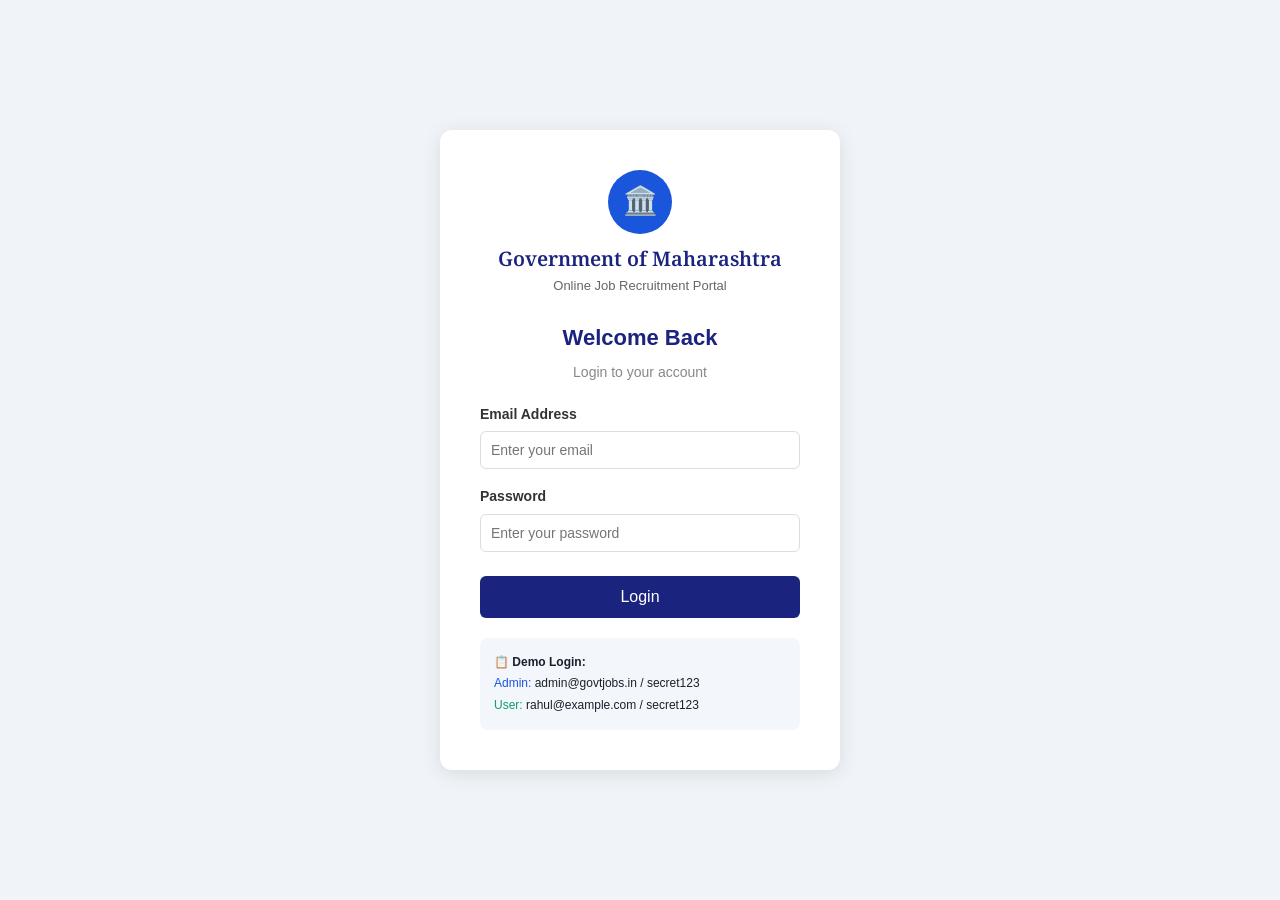
<file: frontend/index.html>
<!DOCTYPE html>
<html lang="en">
<head>
  <meta charset="UTF-8"/>
  <meta name="viewport" content="width=device-width, initial-scale=1.0"/>
  <title>Login - Govt Job Portal</title>
  <link rel="stylesheet" href="css/style.css"/>
  <style>
    body { font-family: Arial, sans-serif; background: #f0f4f8; display: flex; justify-content: center; align-items: center; min-height: 100vh; margin: 0; }
    .auth-container { background: white; padding: 40px; border-radius: 12px; box-shadow: 0 4px 20px rgba(0,0,0,0.1); width: 100%; max-width: 400px; }
    .auth-logo { text-align: center; margin-bottom: 24px; }
    .emblem { font-size: 48px; }
    .auth-logo h1 { font-size: 20px; color: #1a237e; margin: 8px 0 4px; }
    .auth-logo p { color: #666; font-size: 13px; margin: 0; }
    .auth-title { text-align: center; color: #1a237e; margin-bottom: 5px; }
    .auth-subtitle { text-align: center; color: #888; font-size: 14px; margin-bottom: 20px; }
    .form-group { margin-bottom: 16px; }
    .form-group label { display: block; margin-bottom: 6px; font-weight: 600; color: #333; font-size: 14px; }
    .form-group input { width: 100%; padding: 10px; border: 1px solid #ddd; border-radius: 6px; font-size: 14px; box-sizing: border-box; }
    .btn-primary { width: 100%; padding: 12px; background: #1a237e; color: white; border: none; border-radius: 6px; font-size: 16px; cursor: pointer; margin-top: 8px; }
    .btn-primary:hover { background: #283593; }
    .alert { display: none; padding: 10px; border-radius: 6px; margin-bottom: 12px; font-size: 14px; }
    .demo-box { margin-top: 20px; padding: 14px; background: #f3f6fb; border-radius: 8px; font-size: 12px; line-height: 1.8; }
  </style>
</head>
<body>
  <div class="auth-container">
    <div class="auth-logo">
      <div class="emblem">🏛️</div>
      <h1>Government of Maharashtra</h1>
      <p>Online Job Recruitment Portal</p>
    </div>
    <h2 class="auth-title">Welcome Back</h2>
    <p class="auth-subtitle">Login to your account</p>
    <div class="alert" id="login-alert"></div>
    <div class="form-group">
      <label>Email Address</label>
      <input type="email" id="login-email" placeholder="Enter your email"/>
    </div>
    <div class="form-group">
      <label>Password</label>
      <input type="password" id="login-password" placeholder="Enter your password"/>
    </div>
    <button class="btn-primary" onclick="handleLogin()">Login</button>
    <div class="demo-box">
      <strong>📋 Demo Login:</strong><br/>
      <span style="color:#1a56db">Admin:</span> admin@govtjobs.in / secret123<br/>
      <span style="color:#0e9f6e">User:</span> rahul@example.com / secret123
    </div>
  </div>
  <script>
    function showAlert(id, msg, type) {
      const el = document.getElementById(id);
      if (!el) return;
      el.textContent = msg;
      el.style.display = 'block';
      el.style.background = type === 'success' ? '#d1fae5' : '#fee2e2';
      el.style.color = type === 'success' ? '#065f46' : '#991b1b';
    }

    async function handleLogin() {
      const email = document.getElementById('login-email').value.trim();
      const password = document.getElementById('login-password').value;
      if (!email || !password) { showAlert('login-alert', 'Please enter email and password!'); return; }
      try {
        const res = await fetch('/api/auth/login', {
          method: 'POST',
          headers: { 'Content-Type': 'application/json' },
          body: JSON.stringify({ email, password })
        });
        const data = await res.json();
        if (data.success) {
          localStorage.setItem('govtUser', JSON.stringify(data.user));
          localStorage.setItem('govtToken', data.token);
          showAlert('login-alert', 'Login successful! Redirecting...', 'success');
          setTimeout(() => { window.location.href = 'pages/dashboard.html'; }, 800);
        } else {
          showAlert('login-alert', 'Invalid email or password!');
        }
      } catch(e) {
        showAlert('login-alert', 'Server error! Is server running?');
      }
    }

    document.addEventListener('keypress', function(e) {
      if (e.key === 'Enter') handleLogin();
    });

    // Redirect if already logged in
    if (localStorage.getItem('govtUser')) {
      window.location.href = 'pages/dashboard.html';
    }
  </script>
</body>
</html>
</file>
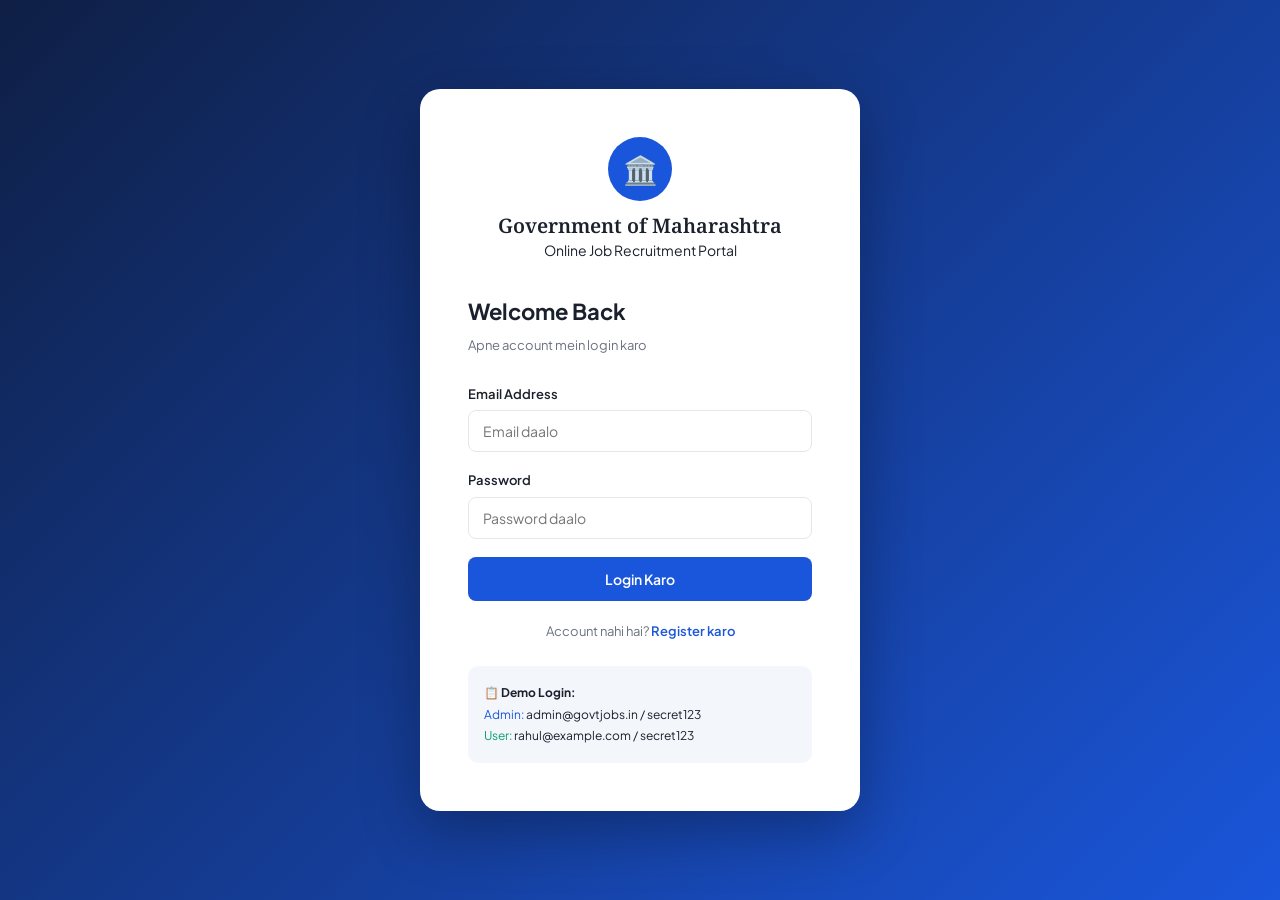
<file: govt-job-python/frontend/index.html>
<!DOCTYPE html>
<!--
  📄 FILE: index.html
  📂 FOLDER: frontend/
  🎯 LOGIN PAGE — pehla page jo user dekhta hai
-->
<html lang="en">
<head>
  <meta charset="UTF-8"/>
  <meta name="viewport" content="width=device-width, initial-scale=1.0"/>
  <title>Login – Govt Job Portal</title>
  <link rel="stylesheet" href="css/style.css"/>
</head>
<body class="auth-body">

  <div class="auth-container">
    <div class="auth-logo">
      <div class="emblem">🏛️</div>
      <h1>Government of Maharashtra</h1>
      <p>Online Job Recruitment Portal</p>
    </div>

    <h2 class="auth-title">Welcome Back</h2>
    <p class="auth-subtitle">Apne account mein login karo</p>

    <div class="alert" id="login-alert"></div>

    <div class="form-group">
      <label>Email Address</label>
      <input type="email" id="login-email" placeholder="Email daalo"/>
    </div>

    <div class="form-group">
      <label>Password</label>
      <input type="password" id="login-password" placeholder="Password daalo"/>
    </div>

    <button class="btn btn-primary" id="login-btn" onclick="handleLogin()">
      Login Karo
    </button>

    <div class="auth-link" style="text-align:center;margin-top:20px;color:#6b7280;font-size:13px">
      Account nahi hai? <a href="register.html" style="color:#1a56db;font-weight:600">Register karo</a>
    </div>

    <!-- Demo credentials -->
    <div style="margin-top:24px;padding:16px;background:#f3f6fb;border-radius:10px;font-size:12px;line-height:1.8">
      <strong>📋 Demo Login:</strong><br/>
      <span style="color:#1a56db">Admin:</span> admin@govtjobs.in / secret123<br/>
      <span style="color:#0e9f6e">User:</span>  rahul@example.com / secret123
    </div>
  </div>

  <script src="js/app.js"></script>
  <script>
    redirectIfLoggedIn();

    async function handleLogin() {
      const email    = document.getElementById('login-email').value.trim();
      const password = document.getElementById('login-password').value;
      const btn      = document.getElementById('login-btn');

      if (!email || !password) {
        showAlert('login-alert', 'Email aur password dono bharo.');
        return;
      }

      btn.innerHTML = '<span class="spinner"></span> Login ho raha hai...';
      btn.disabled = true;

      try {
        const data = await apiCall('/auth/login', 'POST', { email, password });

        localStorage.setItem('govtUser', JSON.stringify(data.user));
        localStorage.setItem('govtToken', data.token);

        showAlert('login-alert', '✅ Login ho gaya! Redirect ho raha hai...', 'success');
        setTimeout(() => { window.location.href = 'pages/dashboard.html'; }, 800);

      } catch (err) {
        showAlert('login-alert', err.message);
      } finally {
        btn.innerHTML = 'Login Karo';
        btn.disabled = false;
      }
    }

    document.addEventListener('keypress', (e) => {
      if (e.key === 'Enter') handleLogin();
    });
  </script>
</body>
</html>
</file>
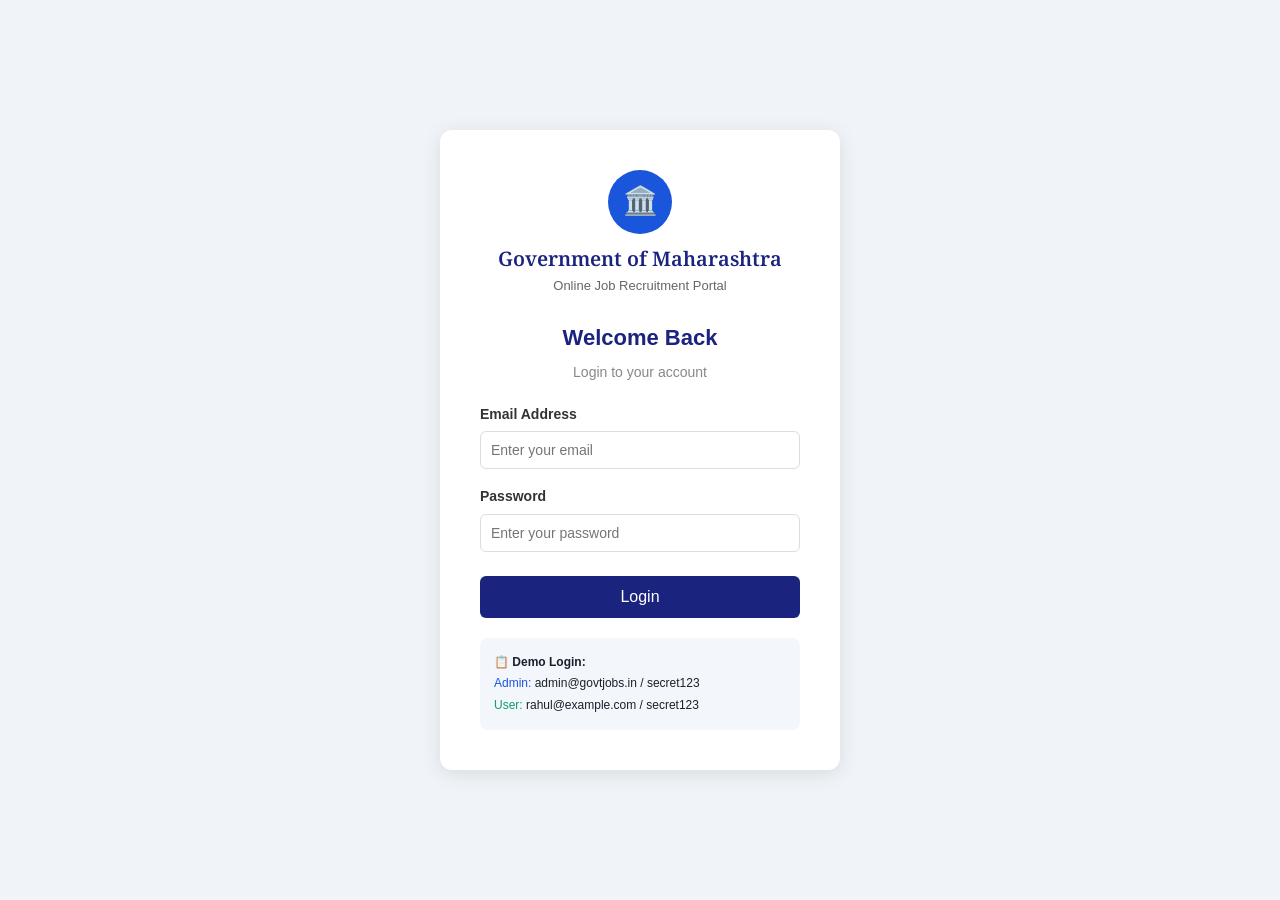
<file: frontend/pages/dashboard.html>
<!DOCTYPE html>
<html lang="en">
<head>
  <meta charset="UTF-8"/>
  <meta name="viewport" content="width=device-width, initial-scale=1.0"/>
  <title>Dashboard – Govt Job Portal</title>
  <link rel="stylesheet" href="../css/style.css"/>
</head>
<body>

<div id="toast"></div>

<div class="app-layout">

  <!-- SIDEBAR -->
  <aside class="sidebar" id="sidebar">
    <div class="sidebar-brand">
      <div class="brand-icon">🏛</div>
      <div class="brand-name">Govt Job Portal</div>
      <div class="brand-sub">Maharashtra Recruitment</div>
    </div>

    <nav class="sidebar-nav">
      <div class="nav-section-title">MAIN</div>
      <a href="dashboard.html" class="nav-item active" data-page="dashboard">
        <span class="nav-icon">🎯</span> Dashboard
      </a>
      <a href="javascript:void(0)" class="nav-item" data-page="jobs" onclick="loadPage('jobs')">
        <span class="nav-icon">💼</span> View Jobs
      </a>
      <a href="javascript:void(0)" class="nav-item" data-page="my-applications" onclick="loadPage('my-applications')">
        <span class="nav-icon">📋</span> My Applications
      </a>

      <div class="nav-section-title admin-only">ADMIN PANEL</div>
      <a href="javascript:void(0)" class="nav-item admin-only" data-page="manage-jobs" onclick="loadPage('manage-jobs')">
        <span class="nav-icon">📝</span> Manage Jobs
      </a>
      <a href="javascript:void(0)" class="nav-item admin-only" data-page="all-applications" onclick="loadPage('all-applications')">
        <span class="nav-icon">📁</span> All Applications
      </a>
      <a href="javascript:void(0)" class="nav-item admin-only" data-page="users" onclick="loadPage('users')">
        <span class="nav-icon">👥</span> Users
      </a>
    </nav>

    <div class="sidebar-user" id="sidebarUser"></div>
  </aside>

  <!-- MAIN CONTENT -->
  <main class="main-content" id="mainContent">

    <div class="page-header">
      <div>
        <h1 class="page-title">Dashboard</h1>
        <p class="page-subtitle">Your overview is here</p>
      </div>
      <div id="welcomeMsg" class="welcome-badge"></div>
    </div>

    <!-- STATS -->
    <div class="stats-grid" id="statsGrid">
      <div class="stat-card">
        <div class="stat-icon">💼</div>
        <div class="stat-info">
          <div class="stat-number" id="totalJobs">–</div>
          <div class="stat-label">Total Jobs</div>
        </div>
      </div>
      <div class="stat-card">
        <div class="stat-icon">👤</div>
        <div class="stat-info">
          <div class="stat-number" id="totalUsers">–</div>
          <div class="stat-label">Total Users</div>
        </div>
      </div>
      <div class="stat-card">
        <div class="stat-icon">✅</div>
        <div class="stat-info">
          <div class="stat-number" id="approvedApps">–</div>
          <div class="stat-label">Approved</div>
        </div>
      </div>
      <div class="stat-card">
        <div class="stat-icon">⏳</div>
        <div class="stat-info">
          <div class="stat-number" id="pendingApps">–</div>
          <div class="stat-label">Pending</div>
        </div>
      </div>
    </div>

    <div class="dashboard-grid">
      <div class="card">
        <div class="card-header">
          <h3>📊 Application Status</h3>
        </div>
        <div class="card-body" id="appStatusContainer">
          <p class="text-muted">No applications yet.</p>
        </div>
      </div>

      <div class="card">
        <div class="card-header">
          <h3>⚡ Quick Actions</h3>
        </div>
        <div class="card-body">
          <button class="btn btn-primary w-full mb-2" onclick="loadPage('jobs')">🔵 View Jobs</button>
          <button class="btn btn-outline w-full mb-2" onclick="loadPage('my-applications')">📋 My Applications</button>
          <button class="btn btn-success w-full mb-2 admin-only" onclick="loadPage('manage-jobs')">+ Add New Job</button>
          <button class="btn btn-outline w-full admin-only" onclick="loadPage('all-applications')">📁 Manage Applications</button>
        </div>
      </div>
    </div>

  </main>
</div>

<script src="../js/app.js"></script>
</body>
</html>
</file>
<file: frontend/css/style.css>
/* ================================================================
   📄 FILE: style.css
   📂 FOLDER: frontend/css/
   🎯 YEH KYA HAI?
      CSS = Cascading Style Sheets
      HTML banata hai structure (kya hai page pe)
      CSS banata hai design (kaise dikhta hai)
      Jaise ek ghar ka blueprint HTML hai,
      aur paint, furniture, decoration CSS hai!

   🔤 CSS KAISE KAAM KARTA HAI:
      selector { property: value; }
      h1 { color: blue; } = sab h1 tags blue honge

   🔤 CSS VARIABLES (--naam):
      Ek baar define karo, baar baar use karo.
      Rang badalna ho toh sirf ek jagah badlo!
   ================================================================ */

/* Google Fonts load karo — sundar fonts ke liye */
@import url('https://fonts.googleapis.com/css2?family=Plus+Jakarta+Sans:wght@300;400;500;600;700;800&family=Noto+Serif:wght@400;600&display=swap');

/* ---- COLOUR + DESIGN VARIABLES ---- */
:root {
  --primary: #1a56db;
  --primary-dark: #1341a8;
  --primary-light: #e8effc;
  --secondary: #0e9f6e;
  --danger: #e02424;
  --warning: #e3a008;
  --bg: #f3f6fb;
  --sidebar-bg: #0f1f45;
  --sidebar-text: #a9bcd8;
  --white: #ffffff;
  --text: #1a202c;
  --text-muted: #6b7280;
  --border: #e5e7eb;
  --shadow: 0 2px 8px rgba(0,0,0,0.07);
  --radius: 12px;
  --radius-sm: 8px;
}

/* Reset — sab browsers ka default hatao */
* { margin: 0; padding: 0; box-sizing: border-box; }

body {
  font-family: 'Plus Jakarta Sans', sans-serif;
  background: var(--bg);
  color: var(--text);
  font-size: 14px;
  line-height: 1.6;
}

a { text-decoration: none; color: inherit; }
ul { list-style: none; }

/* ---- LOGIN / REGISTER PAGE ---- */
.auth-body {
  min-height: 100vh;
  background: linear-gradient(135deg, #0f1f45 0%, #1a56db 100%);
  display: flex;
  align-items: center;
  justify-content: center;
  padding: 20px;
}

.auth-container {
  background: var(--white);
  border-radius: 20px;
  padding: 48px;
  width: 100%;
  max-width: 440px;
  box-shadow: 0 20px 60px rgba(0,0,0,0.3);
}

.auth-logo { text-align: center; margin-bottom: 32px; }

.auth-logo .emblem {
  width: 64px; height: 64px;
  background: var(--primary);
  border-radius: 50%;
  display: flex; align-items: center; justify-content: center;
  margin: 0 auto 12px;
  font-size: 28px;
}

.auth-logo h1 {
  font-family: 'Noto Serif', serif;
  font-size: 20px; font-weight: 600;
  color: var(--text); line-height: 1.3;
}

.auth-title  { font-size: 22px; font-weight: 700; margin-bottom: 6px; }
.auth-subtitle { color: var(--text-muted); margin-bottom: 28px; font-size: 13px; }

/* ---- FORM ELEMENTS ---- */
.form-group { margin-bottom: 18px; }

.form-group label {
  display: block; font-weight: 600;
  font-size: 13px; margin-bottom: 6px;
}

.form-group input,
.form-group select,
.form-group textarea {
  width: 100%; padding: 11px 14px;
  border: 1.5px solid var(--border);
  border-radius: var(--radius-sm);
  font-family: inherit; font-size: 14px;
  color: var(--text); background: var(--white);
  transition: border 0.2s; outline: none;
}

.form-group input:focus,
.form-group select:focus,
.form-group textarea:focus {
  border-color: var(--primary);
  box-shadow: 0 0 0 3px rgba(26,86,219,0.1);
}

.form-group textarea { resize: vertical; min-height: 90px; }

/* ---- BUTTONS ---- */
.btn {
  display: inline-flex; align-items: center; gap: 8px;
  padding: 11px 20px; border: none;
  border-radius: var(--radius-sm);
  font-family: inherit; font-size: 14px; font-weight: 600;
  cursor: pointer; transition: all 0.2s;
}

.btn-primary {
  background: var(--primary); color: white;
  width: 100%; justify-content: center; padding: 13px;
}
.btn-primary:hover { background: var(--primary-dark); transform: translateY(-1px); }

.btn-success { background: var(--secondary); color: white; }
.btn-success:hover { background: #057a55; }

.btn-danger { background: var(--danger); color: white; }
.btn-danger:hover { background: #c81e1e; }

.btn-outline {
  background: transparent;
  border: 1.5px solid var(--border); color: var(--text);
}
.btn-outline:hover { border-color: var(--primary); color: var(--primary); }

.btn-sm { padding: 6px 14px; font-size: 12px; }

/* ---- ALERTS ---- */
.alert {
  padding: 12px 16px; border-radius: var(--radius-sm);
  margin-bottom: 20px; font-size: 13px; font-weight: 500;
  display: none;
}
.alert.show { display: block; }
.alert-error   { background: #fde8e8; color: #c81e1e; border: 1px solid #f8b4b4; }
.alert-success { background: #def7ec; color: #057a55; border: 1px solid #84e1bc; }

/* ---- APP LAYOUT (sidebar + main) ---- */
.app-layout { display: flex; min-height: 100vh; }

/* ---- SIDEBAR ---- */
.sidebar {
  width: 250px; background: var(--sidebar-bg);
  min-height: 100vh; position: fixed;
  top: 0; left: 0; z-index: 100;
  display: flex; flex-direction: column;
  transition: all 0.3s;
}

.sidebar-brand {
  padding: 20px;
  border-bottom: 1px solid rgba(255,255,255,0.07);
}

.brand-icon {
  width: 40px; height: 40px; background: var(--primary);
  border-radius: 10px; display: flex; align-items: center;
  justify-content: center; font-size: 20px; margin-bottom: 10px;
}

.brand-name { font-family: 'Noto Serif', serif; font-size: 14px; font-weight: 600; color: white; line-height: 1.4; }
.brand-sub  { font-size: 10px; color: var(--sidebar-text); margin-top: 2px; text-transform: uppercase; letter-spacing: 0.5px; }

.sidebar-nav { flex: 1; padding: 16px 0; }

.nav-section-title {
  font-size: 10px; font-weight: 700;
  color: rgba(169,188,216,0.5);
  text-transform: uppercase; letter-spacing: 1px;
  padding: 8px 20px 4px; margin-top: 8px;
}

.nav-item { margin: 2px 10px; }

.nav-link {
  display: flex; align-items: center; gap: 12px;
  padding: 10px 14px; border-radius: 10px;
  color: var(--sidebar-text); font-size: 13.5px; font-weight: 500;
  transition: all 0.2s; cursor: pointer;
}
.nav-link:hover { background: rgba(255,255,255,0.06); color: white; }
.nav-link.active { background: var(--primary); color: white; }
.nav-icon { font-size: 17px; width: 20px; text-align: center; }

.sidebar-footer {
  padding: 16px;
  border-top: 1px solid rgba(255,255,255,0.07);
}

.user-info { display: flex; align-items: center; gap: 10px; }

.user-avatar {
  width: 36px; height: 36px; background: var(--primary);
  border-radius: 50%; display: flex; align-items: center;
  justify-content: center; font-weight: 700; color: white;
  font-size: 14px; flex-shrink: 0;
}

.user-details .user-name { color: white; font-size: 13px; font-weight: 600; }
.user-details .user-role { color: var(--sidebar-text); font-size: 11px; }

.logout-btn {
  margin-top: 10px; width: 100%; padding: 8px;
  background: rgba(255,255,255,0.07); border: none;
  border-radius: 8px; color: var(--sidebar-text);
  font-family: inherit; font-size: 12px; font-weight: 600;
  cursor: pointer; display: flex; align-items: center;
  justify-content: center; gap: 6px; transition: all 0.2s;
}
.logout-btn:hover { background: rgba(224,36,36,0.2); color: #ff6b6b; }

/* ---- MAIN CONTENT ---- */
.main-content { margin-left: 250px; flex: 1; min-height: 100vh; display: flex; flex-direction: column; }

.top-header {
  background: white; border-bottom: 1px solid var(--border);
  padding: 14px 28px; display: flex; align-items: center;
  justify-content: space-between; position: sticky; top: 0; z-index: 50;
}

.header-left h2 { font-size: 17px; font-weight: 700; }
.header-left p  { font-size: 12px; color: var(--text-muted); margin-top: 1px; }

.notification-badge {
  background: var(--primary-light); color: var(--primary);
  padding: 7px 14px; border-radius: 20px; font-size: 12px; font-weight: 600;
}

.page-content { padding: 28px; flex: 1; }
.page { display: none; }
.page.active { display: block; }

/* ---- STATS CARDS ---- */
.stats-grid {
  display: grid; grid-template-columns: repeat(auto-fit, minmax(200px, 1fr));
  gap: 18px; margin-bottom: 28px;
}

.stat-card {
  background: white; border-radius: var(--radius); padding: 22px;
  box-shadow: var(--shadow); display: flex; align-items: center; gap: 16px;
  transition: transform 0.2s;
}
.stat-card:hover { transform: translateY(-2px); }

.stat-icon {
  width: 52px; height: 52px; border-radius: 12px;
  display: flex; align-items: center; justify-content: center;
  font-size: 24px; flex-shrink: 0;
}
.stat-icon.blue   { background: var(--primary-light); }
.stat-icon.green  { background: #def7ec; }
.stat-icon.yellow { background: #fdf6b2; }
.stat-icon.red    { background: #fde8e8; }

.stat-value { font-size: 28px; font-weight: 800; line-height: 1; }
.stat-label { font-size: 12px; color: var(--text-muted); margin-top: 4px; }

/* ---- CARD ---- */
.card { background: white; border-radius: var(--radius); box-shadow: var(--shadow); margin-bottom: 22px; }

.card-header {
  padding: 18px 22px; border-bottom: 1px solid var(--border);
  display: flex; align-items: center; justify-content: space-between;
}
.card-header h3 { font-size: 15px; font-weight: 700; }
.card-body { padding: 22px; }

/* ---- TABLE ---- */
.table-responsive { overflow-x: auto; }

table { width: 100%; border-collapse: collapse; font-size: 13.5px; }

thead th {
  background: var(--bg); padding: 11px 16px; text-align: left;
  font-weight: 700; font-size: 12px; text-transform: uppercase;
  letter-spacing: 0.5px; color: var(--text-muted);
  border-bottom: 1px solid var(--border);
}

tbody td { padding: 13px 16px; border-bottom: 1px solid var(--border); vertical-align: middle; }
tbody tr:last-child td { border-bottom: none; }
tbody tr:hover { background: #f9fafc; }

/* ---- BADGES ---- */
.badge {
  display: inline-block; padding: 4px 12px;
  border-radius: 20px; font-size: 11px; font-weight: 700; text-transform: uppercase;
}
.badge-pending  { background: #fdf6b2; color: #92400e; }
.badge-approved { background: #def7ec; color: #057a55; }
.badge-rejected { background: #fde8e8; color: #c81e1e; }

/* ---- JOB CARDS ---- */
.jobs-grid { display: grid; grid-template-columns: repeat(auto-fill, minmax(340px, 1fr)); gap: 18px; }

.job-card {
  background: white; border-radius: var(--radius); box-shadow: var(--shadow);
  padding: 22px; transition: all 0.2s; border: 1.5px solid transparent; cursor: pointer;
}
.job-card:hover { border-color: var(--primary); transform: translateY(-3px); box-shadow: 0 8px 24px rgba(26,86,219,0.12); }

.job-card-header { display: flex; align-items: flex-start; justify-content: space-between; margin-bottom: 14px; }
.job-dept-icon { width: 44px; height: 44px; background: var(--primary-light); border-radius: 10px; display: flex; align-items: center; justify-content: center; font-size: 20px; }
.job-card h3 { font-size: 15px; font-weight: 700; margin-bottom: 4px; line-height: 1.3; }
.dept-name { font-size: 12px; color: var(--primary); font-weight: 600; }

.job-meta { display: flex; flex-wrap: wrap; gap: 8px; margin: 14px 0; }
.job-meta-item { display: flex; align-items: center; gap: 5px; font-size: 12px; color: var(--text-muted); background: var(--bg); padding: 5px 10px; border-radius: 6px; }

.job-card-footer { display: flex; align-items: center; justify-content: space-between; margin-top: 16px; padding-top: 14px; border-top: 1px solid var(--border); }
.last-date { font-size: 12px; color: var(--danger); font-weight: 600; }

/* ---- SEARCH BAR ---- */
.search-bar { display: flex; gap: 12px; margin-bottom: 22px; flex-wrap: wrap; }
.search-input { flex: 1; min-width: 200px; position: relative; }
.search-input input { width: 100%; padding: 11px 14px 11px 40px; border: 1.5px solid var(--border); border-radius: var(--radius-sm); font-family: inherit; font-size: 14px; outline: none; transition: border 0.2s; background: white; }
.search-input input:focus { border-color: var(--primary); }
.search-icon { position: absolute; left: 12px; top: 50%; transform: translateY(-50%); color: var(--text-muted); font-size: 15px; }

/* ---- MODAL ---- */
.modal-overlay {
  position: fixed; inset: 0; background: rgba(0,0,0,0.5);
  z-index: 200; display: none; align-items: center; justify-content: center; padding: 20px;
}
.modal-overlay.show { display: flex; }
.modal { background: white; border-radius: var(--radius); padding: 28px; width: 100%; max-width: 560px; max-height: 90vh; overflow-y: auto; box-shadow: 0 20px 60px rgba(0,0,0,0.3); }
.modal-header { display: flex; align-items: center; justify-content: space-between; margin-bottom: 22px; }
.modal-header h3 { font-size: 18px; font-weight: 700; }
.modal-close { background: none; border: none; font-size: 22px; cursor: pointer; color: var(--text-muted); line-height: 1; }

.form-row { display: grid; grid-template-columns: 1fr 1fr; gap: 14px; }

/* ---- CHART ---- */
.charts-grid { display: grid; grid-template-columns: 2fr 1fr; gap: 18px; margin-bottom: 22px; }
.chart-container { position: relative; height: 260px; }

/* ---- MISC ---- */
.empty-state { text-align: center; padding: 60px 20px; color: var(--text-muted); }
.empty-state .empty-icon { font-size: 48px; margin-bottom: 12px; }
.empty-state h3 { font-size: 17px; font-weight: 600; margin-bottom: 6px; color: var(--text); }

#toast {
  position: fixed; bottom: 28px; right: 28px;
  background: #1a202c; color: white;
  padding: 14px 22px; border-radius: 10px; font-size: 14px;
  z-index: 999; box-shadow: 0 8px 24px rgba(0,0,0,0.2);
  transform: translateY(100px); opacity: 0;
  transition: all 0.4s; max-width: 320px;
}
#toast.show { transform: translateY(0); opacity: 1; }
#toast.success { border-left: 4px solid var(--secondary); }
#toast.error   { border-left: 4px solid var(--danger); }

.spinner {
  display: inline-block; width: 18px; height: 18px;
  border: 2px solid rgba(255,255,255,0.4); border-radius: 50%;
  border-top-color: white; animation: spin 0.8s linear infinite;
}
@keyframes spin { to { transform: rotate(360deg); } }

.status-select {
  padding: 5px 10px; border: 1.5px solid var(--border);
  border-radius: 6px; font-family: inherit; font-size: 12px;
  font-weight: 600; cursor: pointer; outline: none; background: white;
}

.hamburger { display: none; background: none; border: none; font-size: 22px; cursor: pointer; color: var(--text); }

.text-muted  { color: var(--text-muted); font-size: 13px; }
.text-center { text-align: center; }

/* ---- RESPONSIVE (Mobile) ---- */
@media (max-width: 768px) {
  .sidebar { transform: translateX(-100%); }
  .sidebar.open { transform: translateX(0); }
  .main-content { margin-left: 0; }
  .hamburger { display: block; }
  .jobs-grid { grid-template-columns: 1fr; }
  .stats-grid { grid-template-columns: repeat(2, 1fr); }
  .charts-grid { grid-template-columns: 1fr; }
  .form-row { grid-template-columns: 1fr; }
  .page-content { padding: 16px; }
  .auth-container { padding: 32px 24px; }
}
@media (max-width: 480px) {
  .stats-grid { grid-template-columns: 1fr; }
}
</file>
<file: govt-job-python/frontend/css/style.css>
/* ================================================================
   📄 FILE: style.css
   📂 FOLDER: frontend/css/
   🎯 YEH KYA HAI?
      CSS = Cascading Style Sheets
      HTML banata hai structure (kya hai page pe)
      CSS banata hai design (kaise dikhta hai)
      Jaise ek ghar ka blueprint HTML hai,
      aur paint, furniture, decoration CSS hai!

   🔤 CSS KAISE KAAM KARTA HAI:
      selector { property: value; }
      h1 { color: blue; } = sab h1 tags blue honge

   🔤 CSS VARIABLES (--naam):
      Ek baar define karo, baar baar use karo.
      Rang badalna ho toh sirf ek jagah badlo!
   ================================================================ */

/* Google Fonts load karo — sundar fonts ke liye */
@import url('https://fonts.googleapis.com/css2?family=Plus+Jakarta+Sans:wght@300;400;500;600;700;800&family=Noto+Serif:wght@400;600&display=swap');

/* ---- COLOUR + DESIGN VARIABLES ---- */
:root {
  --primary: #1a56db;
  --primary-dark: #1341a8;
  --primary-light: #e8effc;
  --secondary: #0e9f6e;
  --danger: #e02424;
  --warning: #e3a008;
  --bg: #f3f6fb;
  --sidebar-bg: #0f1f45;
  --sidebar-text: #a9bcd8;
  --white: #ffffff;
  --text: #1a202c;
  --text-muted: #6b7280;
  --border: #e5e7eb;
  --shadow: 0 2px 8px rgba(0,0,0,0.07);
  --radius: 12px;
  --radius-sm: 8px;
}

/* Reset — sab browsers ka default hatao */
* { margin: 0; padding: 0; box-sizing: border-box; }

body {
  font-family: 'Plus Jakarta Sans', sans-serif;
  background: var(--bg);
  color: var(--text);
  font-size: 14px;
  line-height: 1.6;
}

a { text-decoration: none; color: inherit; }
ul { list-style: none; }

/* ---- LOGIN / REGISTER PAGE ---- */
.auth-body {
  min-height: 100vh;
  background: linear-gradient(135deg, #0f1f45 0%, #1a56db 100%);
  display: flex;
  align-items: center;
  justify-content: center;
  padding: 20px;
}

.auth-container {
  background: var(--white);
  border-radius: 20px;
  padding: 48px;
  width: 100%;
  max-width: 440px;
  box-shadow: 0 20px 60px rgba(0,0,0,0.3);
}

.auth-logo { text-align: center; margin-bottom: 32px; }

.auth-logo .emblem {
  width: 64px; height: 64px;
  background: var(--primary);
  border-radius: 50%;
  display: flex; align-items: center; justify-content: center;
  margin: 0 auto 12px;
  font-size: 28px;
}

.auth-logo h1 {
  font-family: 'Noto Serif', serif;
  font-size: 20px; font-weight: 600;
  color: var(--text); line-height: 1.3;
}

.auth-title  { font-size: 22px; font-weight: 700; margin-bottom: 6px; }
.auth-subtitle { color: var(--text-muted); margin-bottom: 28px; font-size: 13px; }

/* ---- FORM ELEMENTS ---- */
.form-group { margin-bottom: 18px; }

.form-group label {
  display: block; font-weight: 600;
  font-size: 13px; margin-bottom: 6px;
}

.form-group input,
.form-group select,
.form-group textarea {
  width: 100%; padding: 11px 14px;
  border: 1.5px solid var(--border);
  border-radius: var(--radius-sm);
  font-family: inherit; font-size: 14px;
  color: var(--text); background: var(--white);
  transition: border 0.2s; outline: none;
}

.form-group input:focus,
.form-group select:focus,
.form-group textarea:focus {
  border-color: var(--primary);
  box-shadow: 0 0 0 3px rgba(26,86,219,0.1);
}

.form-group textarea { resize: vertical; min-height: 90px; }

/* ---- BUTTONS ---- */
.btn {
  display: inline-flex; align-items: center; gap: 8px;
  padding: 11px 20px; border: none;
  border-radius: var(--radius-sm);
  font-family: inherit; font-size: 14px; font-weight: 600;
  cursor: pointer; transition: all 0.2s;
}

.btn-primary {
  background: var(--primary); color: white;
  width: 100%; justify-content: center; padding: 13px;
}
.btn-primary:hover { background: var(--primary-dark); transform: translateY(-1px); }

.btn-success { background: var(--secondary); color: white; }
.btn-success:hover { background: #057a55; }

.btn-danger { background: var(--danger); color: white; }
.btn-danger:hover { background: #c81e1e; }

.btn-outline {
  background: transparent;
  border: 1.5px solid var(--border); color: var(--text);
}
.btn-outline:hover { border-color: var(--primary); color: var(--primary); }

.btn-sm { padding: 6px 14px; font-size: 12px; }

/* ---- ALERTS ---- */
.alert {
  padding: 12px 16px; border-radius: var(--radius-sm);
  margin-bottom: 20px; font-size: 13px; font-weight: 500;
  display: none;
}
.alert.show { display: block; }
.alert-error   { background: #fde8e8; color: #c81e1e; border: 1px solid #f8b4b4; }
.alert-success { background: #def7ec; color: #057a55; border: 1px solid #84e1bc; }

/* ---- APP LAYOUT (sidebar + main) ---- */
.app-layout { display: flex; min-height: 100vh; }

/* ---- SIDEBAR ---- */
.sidebar {
  width: 250px; background: var(--sidebar-bg);
  min-height: 100vh; position: fixed;
  top: 0; left: 0; z-index: 100;
  display: flex; flex-direction: column;
  transition: all 0.3s;
}

.sidebar-brand {
  padding: 20px;
  border-bottom: 1px solid rgba(255,255,255,0.07);
}

.brand-icon {
  width: 40px; height: 40px; background: var(--primary);
  border-radius: 10px; display: flex; align-items: center;
  justify-content: center; font-size: 20px; margin-bottom: 10px;
}

.brand-name { font-family: 'Noto Serif', serif; font-size: 14px; font-weight: 600; color: white; line-height: 1.4; }
.brand-sub  { font-size: 10px; color: var(--sidebar-text); margin-top: 2px; text-transform: uppercase; letter-spacing: 0.5px; }

.sidebar-nav { flex: 1; padding: 16px 0; }

.nav-section-title {
  font-size: 10px; font-weight: 700;
  color: rgba(169,188,216,0.5);
  text-transform: uppercase; letter-spacing: 1px;
  padding: 8px 20px 4px; margin-top: 8px;
}

.nav-item { margin: 2px 10px; }

.nav-link {
  display: flex; align-items: center; gap: 12px;
  padding: 10px 14px; border-radius: 10px;
  color: var(--sidebar-text); font-size: 13.5px; font-weight: 500;
  transition: all 0.2s; cursor: pointer;
}
.nav-link:hover { background: rgba(255,255,255,0.06); color: white; }
.nav-link.active { background: var(--primary); color: white; }
.nav-icon { font-size: 17px; width: 20px; text-align: center; }

.sidebar-footer {
  padding: 16px;
  border-top: 1px solid rgba(255,255,255,0.07);
}

.user-info { display: flex; align-items: center; gap: 10px; }

.user-avatar {
  width: 36px; height: 36px; background: var(--primary);
  border-radius: 50%; display: flex; align-items: center;
  justify-content: center; font-weight: 700; color: white;
  font-size: 14px; flex-shrink: 0;
}

.user-details .user-name { color: white; font-size: 13px; font-weight: 600; }
.user-details .user-role { color: var(--sidebar-text); font-size: 11px; }

.logout-btn {
  margin-top: 10px; width: 100%; padding: 8px;
  background: rgba(255,255,255,0.07); border: none;
  border-radius: 8px; color: var(--sidebar-text);
  font-family: inherit; font-size: 12px; font-weight: 600;
  cursor: pointer; display: flex; align-items: center;
  justify-content: center; gap: 6px; transition: all 0.2s;
}
.logout-btn:hover { background: rgba(224,36,36,0.2); color: #ff6b6b; }

/* ---- MAIN CONTENT ---- */
.main-content { margin-left: 250px; flex: 1; min-height: 100vh; display: flex; flex-direction: column; }

.top-header {
  background: white; border-bottom: 1px solid var(--border);
  padding: 14px 28px; display: flex; align-items: center;
  justify-content: space-between; position: sticky; top: 0; z-index: 50;
}

.header-left h2 { font-size: 17px; font-weight: 700; }
.header-left p  { font-size: 12px; color: var(--text-muted); margin-top: 1px; }

.notification-badge {
  background: var(--primary-light); color: var(--primary);
  padding: 7px 14px; border-radius: 20px; font-size: 12px; font-weight: 600;
}

.page-content { padding: 28px; flex: 1; }
.page { display: none; }
.page.active { display: block; }

/* ---- STATS CARDS ---- */
.stats-grid {
  display: grid; grid-template-columns: repeat(auto-fit, minmax(200px, 1fr));
  gap: 18px; margin-bottom: 28px;
}

.stat-card {
  background: white; border-radius: var(--radius); padding: 22px;
  box-shadow: var(--shadow); display: flex; align-items: center; gap: 16px;
  transition: transform 0.2s;
}
.stat-card:hover { transform: translateY(-2px); }

.stat-icon {
  width: 52px; height: 52px; border-radius: 12px;
  display: flex; align-items: center; justify-content: center;
  font-size: 24px; flex-shrink: 0;
}
.stat-icon.blue   { background: var(--primary-light); }
.stat-icon.green  { background: #def7ec; }
.stat-icon.yellow { background: #fdf6b2; }
.stat-icon.red    { background: #fde8e8; }

.stat-value { font-size: 28px; font-weight: 800; line-height: 1; }
.stat-label { font-size: 12px; color: var(--text-muted); margin-top: 4px; }

/* ---- CARD ---- */
.card { background: white; border-radius: var(--radius); box-shadow: var(--shadow); margin-bottom: 22px; }

.card-header {
  padding: 18px 22px; border-bottom: 1px solid var(--border);
  display: flex; align-items: center; justify-content: space-between;
}
.card-header h3 { font-size: 15px; font-weight: 700; }
.card-body { padding: 22px; }

/* ---- TABLE ---- */
.table-responsive { overflow-x: auto; }

table { width: 100%; border-collapse: collapse; font-size: 13.5px; }

thead th {
  background: var(--bg); padding: 11px 16px; text-align: left;
  font-weight: 700; font-size: 12px; text-transform: uppercase;
  letter-spacing: 0.5px; color: var(--text-muted);
  border-bottom: 1px solid var(--border);
}

tbody td { padding: 13px 16px; border-bottom: 1px solid var(--border); vertical-align: middle; }
tbody tr:last-child td { border-bottom: none; }
tbody tr:hover { background: #f9fafc; }

/* ---- BADGES ---- */
.badge {
  display: inline-block; padding: 4px 12px;
  border-radius: 20px; font-size: 11px; font-weight: 700; text-transform: uppercase;
}
.badge-pending  { background: #fdf6b2; color: #92400e; }
.badge-approved { background: #def7ec; color: #057a55; }
.badge-rejected { background: #fde8e8; color: #c81e1e; }

/* ---- JOB CARDS ---- */
.jobs-grid { display: grid; grid-template-columns: repeat(auto-fill, minmax(340px, 1fr)); gap: 18px; }

.job-card {
  background: white; border-radius: var(--radius); box-shadow: var(--shadow);
  padding: 22px; transition: all 0.2s; border: 1.5px solid transparent; cursor: pointer;
}
.job-card:hover { border-color: var(--primary); transform: translateY(-3px); box-shadow: 0 8px 24px rgba(26,86,219,0.12); }

.job-card-header { display: flex; align-items: flex-start; justify-content: space-between; margin-bottom: 14px; }
.job-dept-icon { width: 44px; height: 44px; background: var(--primary-light); border-radius: 10px; display: flex; align-items: center; justify-content: center; font-size: 20px; }
.job-card h3 { font-size: 15px; font-weight: 700; margin-bottom: 4px; line-height: 1.3; }
.dept-name { font-size: 12px; color: var(--primary); font-weight: 600; }

.job-meta { display: flex; flex-wrap: wrap; gap: 8px; margin: 14px 0; }
.job-meta-item { display: flex; align-items: center; gap: 5px; font-size: 12px; color: var(--text-muted); background: var(--bg); padding: 5px 10px; border-radius: 6px; }

.job-card-footer { display: flex; align-items: center; justify-content: space-between; margin-top: 16px; padding-top: 14px; border-top: 1px solid var(--border); }
.last-date { font-size: 12px; color: var(--danger); font-weight: 600; }

/* ---- SEARCH BAR ---- */
.search-bar { display: flex; gap: 12px; margin-bottom: 22px; flex-wrap: wrap; }
.search-input { flex: 1; min-width: 200px; position: relative; }
.search-input input { width: 100%; padding: 11px 14px 11px 40px; border: 1.5px solid var(--border); border-radius: var(--radius-sm); font-family: inherit; font-size: 14px; outline: none; transition: border 0.2s; background: white; }
.search-input input:focus { border-color: var(--primary); }
.search-icon { position: absolute; left: 12px; top: 50%; transform: translateY(-50%); color: var(--text-muted); font-size: 15px; }

/* ---- MODAL ---- */
.modal-overlay {
  position: fixed; inset: 0; background: rgba(0,0,0,0.5);
  z-index: 200; display: none; align-items: center; justify-content: center; padding: 20px;
}
.modal-overlay.show { display: flex; }
.modal { background: white; border-radius: var(--radius); padding: 28px; width: 100%; max-width: 560px; max-height: 90vh; overflow-y: auto; box-shadow: 0 20px 60px rgba(0,0,0,0.3); }
.modal-header { display: flex; align-items: center; justify-content: space-between; margin-bottom: 22px; }
.modal-header h3 { font-size: 18px; font-weight: 700; }
.modal-close { background: none; border: none; font-size: 22px; cursor: pointer; color: var(--text-muted); line-height: 1; }

.form-row { display: grid; grid-template-columns: 1fr 1fr; gap: 14px; }

/* ---- CHART ---- */
.charts-grid { display: grid; grid-template-columns: 2fr 1fr; gap: 18px; margin-bottom: 22px; }
.chart-container { position: relative; height: 260px; }

/* ---- MISC ---- */
.empty-state { text-align: center; padding: 60px 20px; color: var(--text-muted); }
.empty-state .empty-icon { font-size: 48px; margin-bottom: 12px; }
.empty-state h3 { font-size: 17px; font-weight: 600; margin-bottom: 6px; color: var(--text); }

#toast {
  position: fixed; bottom: 28px; right: 28px;
  background: #1a202c; color: white;
  padding: 14px 22px; border-radius: 10px; font-size: 14px;
  z-index: 999; box-shadow: 0 8px 24px rgba(0,0,0,0.2);
  transform: translateY(100px); opacity: 0;
  transition: all 0.4s; max-width: 320px;
}
#toast.show { transform: translateY(0); opacity: 1; }
#toast.success { border-left: 4px solid var(--secondary); }
#toast.error   { border-left: 4px solid var(--danger); }

.spinner {
  display: inline-block; width: 18px; height: 18px;
  border: 2px solid rgba(255,255,255,0.4); border-radius: 50%;
  border-top-color: white; animation: spin 0.8s linear infinite;
}
@keyframes spin { to { transform: rotate(360deg); } }

.status-select {
  padding: 5px 10px; border: 1.5px solid var(--border);
  border-radius: 6px; font-family: inherit; font-size: 12px;
  font-weight: 600; cursor: pointer; outline: none; background: white;
}

.hamburger { display: none; background: none; border: none; font-size: 22px; cursor: pointer; color: var(--text); }

.text-muted  { color: var(--text-muted); font-size: 13px; }
.text-center { text-align: center; }

/* ---- RESPONSIVE (Mobile) ---- */
@media (max-width: 768px) {
  .sidebar { transform: translateX(-100%); }
  .sidebar.open { transform: translateX(0); }
  .main-content { margin-left: 0; }
  .hamburger { display: block; }
  .jobs-grid { grid-template-columns: 1fr; }
  .stats-grid { grid-template-columns: repeat(2, 1fr); }
  .charts-grid { grid-template-columns: 1fr; }
  .form-row { grid-template-columns: 1fr; }
  .page-content { padding: 16px; }
  .auth-container { padding: 32px 24px; }
}
@media (max-width: 480px) {
  .stats-grid { grid-template-columns: 1fr; }
}
</file>
